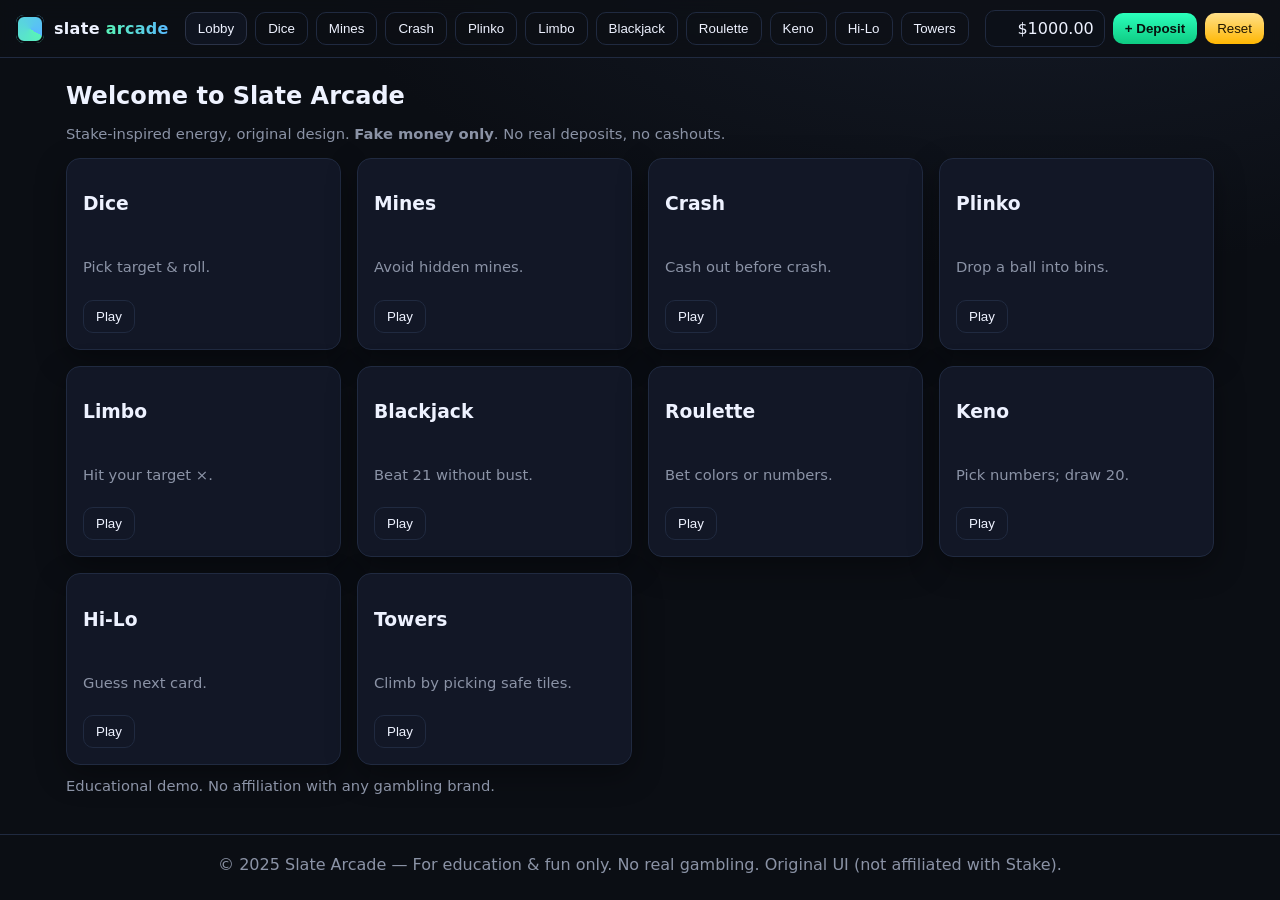
<file: slate_arcade_single_file_web_app_fake_money_original_design-2.html>
<!DOCTYPE html>
<html lang="en">
<head>
  <meta charset="UTF-8" />
  <meta name="viewport" content="width=device-width, initial-scale=1" />
  <title>Slate Arcade — Fake Money Only</title>
  <style>
    :root{
      --bg:#0b0e14; --panel:#121726; --elev:#161c2d; --line:#202a40; --muted:#8b93a6; --text:#eef2ff;
      --acc:#59f3b8; --acc2:#59b9ff; --warn:#ffcc66; --danger:#ff6b8b; --ok:#7dfab0;
      --radius:14px; --shadow:0 10px 30px rgba(0,0,0,.35);
    }
    *{box-sizing:border-box}
    html,body{height:100%}
    body{margin:0;background:radial-gradient(1200px 600px at 80% -10%,#151b28 0%,#0b0e14 60%),var(--bg);
      color:var(--text);font-family:Inter,system-ui,Segoe UI,Roboto,Arial,sans-serif}

    /* Animations */
    @keyframes pop {0%{transform:scale(.96)} 70%{transform:scale(1.02)} 100%{transform:scale(1)}}
    @keyframes glow {0%{box-shadow:0 0 0 rgba(89,243,184,0)} 100%{box-shadow:0 0 30px rgba(89,243,184,.35)}}
    @keyframes pulse {0%,100%{opacity:1} 50%{opacity:.4}}
    @keyframes rise {0%{transform:translateY(8px);opacity:0} 100%{transform:translateY(0);opacity:1}}
    .pop{animation:pop .25s ease}
    .glow{animation:glow .6s ease}
    .pulse{animation:pulse 1.2s ease-in-out infinite}

    /* Topbar */
    .topbar{position:sticky;top:0;z-index:5;display:flex;gap:12px;align-items:center;justify-content:space-between;
      padding:10px 16px;background:rgba(13,15,20,.75);backdrop-filter:blur(10px);border-bottom:1px solid var(--line)}
    .brand{display:flex;align-items:center;gap:10px;font-weight:900;letter-spacing:.3px}
    .badge{width:28px;height:28px;border-radius:8px;background:conic-gradient(from 120deg,var(--acc),var(--acc2));
      box-shadow:0 0 0 2px #0a0d13 inset}
    .brand span{background:linear-gradient(90deg,var(--acc),var(--acc2));-webkit-background-clip:text;background-clip:text;color:transparent}

    .nav{display:flex;gap:8px;flex-wrap:wrap}
    .nav-btn{border:1px solid var(--line);background:transparent;color:var(--text);padding:8px 12px;border-radius:10px;cursor:pointer}
    .nav-btn[aria-current="page"]{border-color:#2b3348;background:#0f1420}

    .wallet{display:flex;gap:8px;align-items:center}
    .chip{padding:8px 10px;border:1px solid var(--line);border-radius:10px;background:#0c1018;min-width:120px;text-align:right}
    .btn{border:1px solid var(--line);background:#101624;color:var(--text);padding:8px 12px;border-radius:10px;cursor:pointer}
    .btn.acc{background:linear-gradient(180deg,#2bffbc,#0ecb82);color:#07120e;font-weight:800;border:none}
    .btn.warn{background:linear-gradient(180deg,#ffe08a,#ffb703);color:#201600;border:none}

    main{max-width:1180px;margin:24px auto;padding:0 16px}
    .view{display:none}
    .view--active{display:block}
    h1,h2{margin:8px 0 12px}
    .help{color:var(--muted);font-size:.92rem}

    .panel{display:flex;flex-wrap:wrap;gap:12px;align-items:end;background:var(--panel);border:1px solid var(--line);
      padding:12px;border-radius:var(--radius);margin:12px 0;box-shadow:var(--shadow)}
    .panel label{display:flex;flex-direction:column;gap:6px}
    .panel input,.panel select{padding:8px 10px;border-radius:10px;border:1px solid #2a3040;background:#0f131c;color:var(--text);min-width:120px}
    .panel button{padding:10px 14px;border-radius:10px;border:1px solid #2a3040;background:#121927;color:var(--text);cursor:pointer}
    .panel button:hover{border-color:#3a4155}

    .readout{display:flex;gap:16px;align-items:center;margin:8px 0 16px}
    .status{padding:8px 12px;border-radius:10px;background:#0f1522;border:1px solid var(--line);color:var(--muted)}

    .cards{display:grid;grid-template-columns:repeat(auto-fit,minmax(230px,1fr));gap:16px;margin-top:16px}
    .card{background:var(--panel);border:1px solid var(--line);padding:16px;border-radius:var(--radius);display:flex;flex-direction:column;gap:10px;box-shadow:var(--shadow)}
    .card .play-btn{align-self:flex-start}

    /* Mines */
    .grid{display:grid;grid-template-columns:repeat(5,1fr);gap:8px;max-width:420px}
    .tile{aspect-ratio:1/1;display:flex;align-items:center;justify-content:center;border-radius:10px;border:1px solid #2a3040;background:#101520;cursor:pointer;font-weight:700}
    .tile.revealed.safe{outline:2px solid var(--acc)}
    .tile.revealed.mine{background:#261219;border-color:#3c1823;color:#ff8aa1}

    /* Crash */
    .crash-wrap{display:flex;flex-direction:column;gap:8px;margin-top:12px}
    .crash-meter{font-size:2rem;font-weight:800;background:linear-gradient(90deg,var(--acc),var(--acc2));-webkit-background-clip:text;background-clip:text;color:transparent}

    /* Plinko */
    .plinko{display:grid;grid-template-columns:260px 1fr;gap:16px;align-items:start}
    .plinko-canvas{background:#0a0f18;border:1px solid var(--line);border-radius:12px;padding:12px;box-shadow:var(--shadow)}
    canvas{display:block;width:100%;height:auto;background:transparent}
    .bins{display:flex;gap:6px;align-items:flex-end;height:120px;margin-top:8px}
    .bin{flex:1;background:#111827;border:1px solid #243049;border-radius:8px;position:relative}
    .bin::after{content:attr(data-x) "x";position:absolute;top:-20px;left:50%;transform:translateX(-50%);font-size:.8rem;color:var(--muted)}

    /* Blackjack */
    .cards-row{display:flex;gap:8px;flex-wrap:wrap}
    .cardx{width:44px;height:62px;border-radius:8px;background:#fff;color:#111;display:flex;align-items:center;justify-content:center;font-weight:900;box-shadow:var(--shadow)}
    .cardx.back{background:linear-gradient(135deg,#1f273a,#151b2c);color:#89a;}

    /* Roulette */
    .roulette-wheel{width:260px;height:260px;border-radius:50%;border:8px solid #1f2535;background:conic-gradient(#e33 0 9.72deg,#333 9.72deg 19.44deg,#e33 19.44deg 29.16deg,#333 29.16deg 38.88deg,#e33 38.88deg 48.6deg,#333 48.6deg 58.32deg,#e33 58.32deg 68.04deg,#333 68.04deg 77.76deg,#e33 77.76deg 87.48deg,#333 87.48deg 97.2deg,#e33 97.2deg 106.92deg,#333 106.92deg 116.64deg,#e33 116.64deg 126.36deg,#333 126.36deg 136.08deg,#e33 136.08deg 145.8deg,#333 145.8deg 155.52deg,#e33 155.52deg 165.24deg,#333 165.24deg 174.96deg,#e33 174.96deg 184.68deg,#333 184.68deg 194.4deg,#e33 194.4deg 204.12deg,#333 204.12deg 213.84deg,#e33 213.84deg 223.56deg,#333 223.56deg 233.28deg,#e33 233.28deg 243deg,#333 243deg 252.72deg,#e33 252.72deg 262.44deg,#333 262.44deg 272.16deg,#e33 272.16deg 281.88deg,#333 281.88deg 291.6deg,#e33 291.6deg 301.32deg,#333 301.32deg 311.04deg,#e33 311.04deg 320.76deg,#333 320.76deg 330.48deg,#e33 330.48deg 340.2deg,#333 340.2deg 349.92deg,#0a0 349.92deg 360deg);position:relative;box-shadow:var(--shadow)}
    .roulette-pointer{position:absolute;top:-12px;left:50%;transform:translateX(-50%);width:0;height:0;border-left:10px solid transparent;border-right:10px solid transparent;border-bottom:12px solid var(--warn)}

    footer{margin:40px 0;padding:20px 16px;border-top:1px solid var(--line);color:var(--muted);text-align:center}
    dialog{border:1px solid var(--line);border-radius:12px;background:#0f131a;color:var(--text);padding:16px;max-width:360px}
    .dlg-actions{display:flex;justify-content:flex-end;gap:8px;margin-top:12px}
  </style>
</head>
<body>
  <header class="topbar">
    <div class="brand">
      <div class="badge" aria-hidden="true"></div>
      <div>slate <span>arcade</span></div>
    </div>
    <nav class="nav" id="nav"></nav>
    <div class="wallet">
      <div class="chip" id="balance">$0.00</div>
      <button id="depositBtn" class="btn acc">+ Deposit</button>
      <button id="resetBtn" class="btn warn">Reset</button>
    </div>
  </header>

  <main>
    <!-- Lobby -->
    <section class="view view--active" id="lobby">
      <h1>Welcome to Slate Arcade</h1>
      <p class="help">Stake-inspired energy, original design. <strong>Fake money only</strong>. No real deposits, no cashouts.</p>
      <div class="cards" id="cards"></div>
      <div class="help" style="margin-top:12px">Educational demo. No affiliation with any gambling brand.</div>
    </section>

    <!-- Dice -->
    <section class="view" id="dice">
      <h2>Dice</h2>
      <div class="help">Win if RNG &lt; target. Payout = (1 - edge) * (100 / target).</div>
      <div class="panel">
        <label>Bet ($)
          <input type="number" id="diceBet" min="0" step="0.01" value="1.00">
        </label>
        <label>Target % (1–99)
          <input type="number" id="diceTarget" min="1" max="99" value="49.5">
        </label>
        <button id="diceRoll">Roll</button>
      </div>
      <div class="readout">
        <div>Roll: <span id="diceRollVal">—</span></div>
        <div>Payout: <span id="dicePayout">—</span></div>
        <div class="status" id="diceStatus">Place a bet.</div>
      </div>
    </section>

    <!-- Mines -->
    <section class="view" id="mines">
      <h2>Mines</h2>
      <div class="help">Avoid the mines on a 5×5 grid. Cash out anytime.</div>
      <div class="panel">
        <label>Bet ($)
          <input type="number" id="minesBet" min="0" step="0.01" value="1.00">
        </label>
        <label>Mines (1–10)
          <input type="number" id="minesCount" min="1" max="10" value="3">
        </label>
        <button id="minesStart">Start</button>
        <button id="minesCashout" disabled>Cash Out</button>
      </div>
      <div class="readout">
        <div>Safe picks: <span id="minesSafe">0</span></div>
        <div>Current Multiplier: <span id="minesMult">1.00x</span></div>
        <div class="status" id="minesStatus">Start a round.</div>
      </div>
      <div class="grid" id="minesGrid"></div>
    </section>

    <!-- Crash -->
    <section class="view" id="crash">
      <h2>Crash</h2>
      <div class="help">Multiplier rises until it crashes. Cash out before it explodes.</div>
      <div class="panel">
        <label>Bet ($)
          <input type="number" id="crashBet" min="0" step="0.01" value="1.00">
        </label>
        <button id="crashStart">Start</button>
        <button id="crashCashout" disabled>Cash Out</button>
      </div>
      <div class="crash-wrap">
        <div class="crash-meter" id="crashMeter">1.00×</div>
        <div class="status" id="crashStatus">Start a round.</div>
      </div>
    </section>

    <!-- Plinko -->
    <section class="view" id="plinko">
      <h2>Plinko</h2>
      <div class="help">Drop a ball through pegs into multiplier bins. Multipliers vary by risk.</div>
      <div class="panel">
        <label>Bet ($)
          <input type="number" id="plinkoBet" min="0" step="0.01" value="1.00">
        </label>
        <label>Rows (8–16)
          <input type="number" id="plinkoRows" min="8" max="16" value="12">
        </label>
        <label>Risk
          <select id="plinkoRisk">
            <option value="low">Low</option>
            <option value="medium" selected>Medium</option>
            <option value="high">High</option>
          </select>
        </label>
        <button id="plinkoDrop">Drop</button>
      </div>
      <div class="plinko">
        <div class="plinko-canvas">
          <canvas id="plinkoCanvas" width="240" height="300"></canvas>
          <div class="bins" id="plinkoBins"></div>
        </div>
        <div>
          <div class="readout">
            <div>Bin: <span id="plinkoBin">—</span></div>
            <div>Multiplier: <span id="plinkoMult">—</span></div>
            <div class="status" id="plinkoStatus">Configure and drop.</div>
          </div>
          <div class="help">Note: Simple simulation with house edge ~1% baked into multipliers.</div>
        </div>
      </div>
    </section>

    <!-- Limbo -->
    <section class="view" id="limbo">
      <h2>Limbo</h2>
      <div class="help">Set a target multiplier. Random crash >=1.00×. Win if crash ≥ target.</div>
      <div class="panel">
        <label>Bet ($)
          <input type="number" id="limboBet" min="0" step="0.01" value="1.00">
        </label>
        <label>Target ×
          <input type="number" id="limboTarget" min="1.01" step="0.01" value="2.00">
        </label>
        <button id="limboGo">Go</button>
      </div>
      <div class="readout">
        <div>Crash: <span id="limboCrash">—</span></div>
        <div class="status" id="limboStatus">Pick a target.</div>
      </div>
    </section>

    <!-- Blackjack -->
    <section class="view" id="blackjack">
      <h2>Blackjack</h2>
      <div class="panel">
        <label>Bet ($)
          <input type="number" id="bjBet" min="0" step="0.01" value="5.00">
        </label>
        <button id="bjDeal">Deal</button>
        <button id="bjHit" disabled>Hit</button>
        <button id="bjStand" disabled>Stand</button>
      </div>
      <div class="readout">
        <div>Dealer (<span id="bjDealerVal">0</span>):</div>
      </div>
      <div class="cards-row" id="bjDealer"></div>
      <div style="height:8px"></div>
      <div class="readout">
        <div>Player (<span id="bjPlayerVal">0</span>):</div>
      </div>
      <div class="cards-row" id="bjPlayer"></div>
      <div class="status" id="bjStatus">Deal to start.</div>
    </section>

    <!-- Roulette -->
    <section class="view" id="roulette">
      <h2>Roulette</h2>
      <div class="panel">
        <label>Bet ($)
          <input type="number" id="rlBet" min="0" step="0.01" value="1.00">
        </label>
        <label>Bet Type
          <select id="rlType">
            <option value="red">Red (1:1)</option>
            <option value="black">Black (1:1)</option>
            <option value="odd">Odd (1:1)</option>
            <option value="even">Even (1:1)</option>
            <option value="single">Single Number (35:1)</option>
          </select>
        </label>
        <label id="rlNumWrap" style="display:none">Number
          <input type="number" id="rlNum" min="0" max="36" value="7">
        </label>
        <button id="rlSpin">Spin</button>
      </div>
      <div class="readout">
        <div>Result: <span id="rlRes">—</span></div>
        <div class="status" id="rlStatus">Place a bet.</div>
      </div>
      <div style="display:flex;gap:16px;align-items:center">
        <div class="roulette-wheel"><div class="roulette-pointer"></div></div>
        <div class="help">Simple European-style simulation (single 0). Colors alternate; 0 is green.</div>
      </div>
    </section>

    <!-- Keno -->
    <section class="view" id="keno">
      <h2>Keno</h2>
      <div class="help">Pick up to 10 numbers (1–40). We draw 20.</div>
      <div class="panel">
        <label>Bet ($)
          <input type="number" id="knBet" min="0" step="0.01" value="1.00">
        </label>
        <button id="knDraw">Draw</button>
      </div>
      <div id="kenoBoard" class="grid" style="grid-template-columns:repeat(8,1fr);"></div>
      <div class="status" id="knStatus">Select your numbers.</div>
    </section>

    <!-- Hi-Lo -->
    <section class="view" id="hilo">
      <h2>Hi-Lo</h2>
      <div class="panel">
        <label>Bet ($)
          <input type="number" id="hlBet" min="0" step="0.01" value="1.00">
        </label>
        <button id="hlDeal">Deal</button>
        <button id="hlHigher" disabled>Higher</button>
        <button id="hlLower" disabled>Lower</button>
      </div>
      <div class="readout">
        <div>Current: <span id="hlCur">—</span></div>
        <div class="status" id="hlStatus">Deal to start.</div>
      </div>
    </section>

    <!-- Towers -->
    <section class="view" id="towers">
      <h2>Towers</h2>
      <div class="help">Climb columns by picking safe tiles. One gem per row, others are traps.</div>
      <div class="panel">
        <label>Bet ($)
          <input type="number" id="twBet" min="0" step="0.01" value="1.00">
        </label>
        <label>Rows (5–10)
          <input type="number" id="twRows" min="5" max="10" value="7">
        </label>
        <label>Cols (3–5)
          <input type="number" id="twCols" min="3" max="5" value="3">
        </label>
        <button id="twStart">Start</button>
        <button id="twCash" disabled>Cash Out</button>
      </div>
      <div class="status" id="twStatus">Start a round.</div>
      <div id="twGrid" class="grid" style="grid-template-columns:repeat(3,1fr);"></div>
    </section>
  </main>

  <!-- Deposit Modal -->
  <dialog id="depositModal">
    <h3>Deposit fake money</h3>
    <label>Amount ($)
      <input type="number" id="depositAmount" min="0" step="0.01" value="100.00"/>
    </label>
    <div class="dlg-actions">
      <button id="confirmDeposit" class="btn acc">Deposit</button>
      <button id="closeDeposit" class="btn">Close</button>
    </div>
  </dialog>

  <footer>
    © 2025 Slate Arcade — For education & fun only. No real gambling. Original UI (not affiliated with Stake).
  </footer>

  <script>
    /* Utility & Sound */
    const $ = (q) => document.querySelector(q);
    const $$ = (q) => [...document.querySelectorAll(q)];
    const EDGE = 0.01;
    const PAGES = [
      {id:'lobby', label:'Lobby'},
      {id:'dice', label:'Dice'},
      {id:'mines', label:'Mines'},
      {id:'crash', label:'Crash'},
      {id:'plinko', label:'Plinko'},
      {id:'limbo', label:'Limbo'},
      {id:'blackjack', label:'Blackjack'},
      {id:'roulette', label:'Roulette'},
      {id:'keno', label:'Keno'},
      {id:'hilo', label:'Hi-Lo'},
      {id:'towers', label:'Towers'},
    ];

    // Simple web-audio beeps
    let audioCtx; function beep(freq=440, dur=0.08, type='sine', vol=.03){
      try{ audioCtx = audioCtx||new (window.AudioContext||window.webkitAudioContext)();
        const o = audioCtx.createOscillator(); const g = audioCtx.createGain();
        o.type=type; o.frequency.value=freq; g.gain.value=vol; o.connect(g); g.connect(audioCtx.destination);
        o.start(); setTimeout(()=>o.stop(), dur*1000);
      }catch(e){}
    }
    const sfx = { click:()=>beep(600,0.05,'square',.02), win:()=>beep(880,0.12,'sine',.05), lose:()=>beep(220,0.12,'sine',.04) };

    function navInit(){
      const nav = $('#nav');
      nav.innerHTML = PAGES.map(p=>`<button class="nav-btn" data-view="${p.id}">${p.label}</button>`).join('');
      nav.addEventListener('click', (e)=>{
        const b = e.target.closest('[data-view]'); if(!b) return; sfx.click(); show(b.dataset.view);
      });
      const cards = $('#cards');
      cards.innerHTML = PAGES.filter(p=>p.id!=='lobby').map(p=>`
        <div class="card pop">
          <h3>${p.label}</h3>
          <p class="help">${p.label==='Dice'?'Pick target & roll.'
            : p.label==='Mines'?'Avoid hidden mines.'
            : p.label==='Crash'?'Cash out before crash.'
            : p.label==='Plinko'?'Drop a ball into bins.'
            : p.label==='Limbo'?'Hit your target ×.'
            : p.label==='Blackjack'?'Beat 21 without bust.'
            : p.label==='Roulette'?'Bet colors or numbers.'
            : p.label==='Keno'?'Pick numbers; draw 20.'
            : p.label==='Hi-Lo'?'Guess next card.'
            : 'Climb by picking safe tiles.'}</p>
          <button class="play-btn nav-btn" data-view="${p.id}">Play</button>
        </div>`).join('');
    }

    function show(id){
      $$('.view').forEach(v=>v.classList.remove('view--active'));
      const el = $('#'+id); el.classList.add('view--active'); el.classList.add('rise');
      $$('#nav .nav-btn').forEach(btn=>btn.removeAttribute('aria-current'));
      const cur = $(`#nav .nav-btn[data-view="${id}"]`); if(cur) cur.setAttribute('aria-current','page');
    }

    // Wallet
    const store = {
      get balance(){ return Number(localStorage.getItem('slate_balance')||'0'); },
      set balance(v){ localStorage.setItem('slate_balance', String(Math.max(0, Number(v)||0))); updateBalance(); },
    };
    function updateBalance(){ $('#balance').textContent = `$${store.balance.toFixed(2)}`; }
    function depositFake(amount){ store.balance = store.balance + Math.max(0, Number(amount)||0); }
    function withdraw(amount){ const v=Math.max(0, Number(amount)||0); if(v>store.balance) return false; store.balance = store.balance - v; return true; }

    // Deposit modal
    const dlg = $('#depositModal');
    $('#depositBtn').addEventListener('click', ()=>{ dlg.showModal(); sfx.click(); });
    $('#closeDeposit').addEventListener('click', ()=> dlg.close());
    $('#confirmDeposit').addEventListener('click', ()=>{ depositFake($('#depositAmount').value); dlg.close(); sfx.win(); $('#balance').classList.add('glow'); setTimeout(()=>$('#balance').classList.remove('glow'), 700); });
    $('#resetBtn').addEventListener('click', ()=>{ localStorage.removeItem('slate_balance'); updateBalance(); sfx.click(); });

    // Dice
    $('#diceRoll').addEventListener('click', ()=>{
      const bet = Number($('#diceBet').value); const target = Number($('#diceTarget').value);
      if(!(bet>0) || !(target>=1 && target<=99)) return;
      if(!withdraw(bet)){ $('#diceStatus').textContent = 'Insufficient balance.'; sfx.lose(); return; }
      const roll = Math.random()*100; const payout = (1-EDGE) * (100/target);
      $('#diceRollVal').textContent = roll.toFixed(2)+'%'; $('#dicePayout').textContent = payout.toFixed(2)+'×';
      if(roll < target){ const win = bet * payout; store.balance += win; $('#diceStatus').textContent = `You WIN +$${win.toFixed(2)} 🎉`; sfx.win(); }
      else { $('#diceStatus').textContent = `You lose -$${bet.toFixed(2)}.`; sfx.lose(); }
      $('#diceStatus').classList.add('pop'); setTimeout(()=>$('#diceStatus').classList.remove('pop'),250);
    });

    // Mines
    let minesState=null;
    function minesStart(){
      const bet=Number($('#minesBet').value); const mines=Math.min(10, Math.max(1, Number($('#minesCount').value)));
      if(!(bet>0)) return; if(!withdraw(bet)){ $('#minesStatus').textContent='Insufficient balance.'; sfx.lose(); return; }
      const size=25, mineSet=new Set(); while(mineSet.size<mines){ mineSet.add(Math.floor(Math.random()*size)); }
      minesState={bet,mines,mineSet,revealed:new Set(),busted:false};
      $('#minesSafe').textContent='0'; $('#minesMult').textContent='1.00x'; $('#minesStatus').textContent='Round started. Pick tiles!'; $('#minesCashout').disabled=false;
      const grid=$('#minesGrid'); grid.innerHTML='';
      for(let i=0;i<size;i++){ const t=document.createElement('button'); t.className='tile'; t.textContent='?'; t.addEventListener('click',()=>minesReveal(i,t)); grid.appendChild(t); }
    }
    function minesMultiplier(safePicks,mines){
      const total=25; let prob=1, safe=total-mines, rem=total; for(let i=0;i<safePicks;i++){ prob*= (safe/rem); safe--; rem--; }
      const fair = 1/prob; return (fair * (1-EDGE));
    }
    function minesReveal(idx, el){
      if(!minesState || minesState.busted) return; if(minesState.revealed.has(idx)) return;
      const isMine=minesState.mineSet.has(idx); el.classList.add('revealed');
      if(isMine){ el.classList.add('mine'); el.textContent='💥'; $('#minesStatus').textContent=`Boom! You hit a mine. -$${minesState.bet.toFixed(2)}`; $('#minesCashout').disabled=true; minesState.busted=true; sfx.lose(); return; }
      el.classList.add('safe'); el.textContent='✓'; minesState.revealed.add(idx);
      const s=minesState.revealed.size; const mult=Number(minesMultiplier(s, minesState.mines));
      $('#minesSafe').textContent=String(s); $('#minesMult').textContent=mult.toFixed(2)+'x'; $('#minesStatus').textContent='Keep going or cash out.'; sfx.click();
    }
    function minesCashout(){ if(!minesState || minesState.busted) return; const s=minesState.revealed.size; const mult=Number(minesMultiplier(s, minesState.mines)); const win=minesState.bet*mult; store.balance += win; $('#minesStatus').textContent=`Cashed out ${mult.toFixed(2)}× for +$${win.toFixed(2)} 🎉`; $('#minesCashout').disabled=true; minesState=null; sfx.win(); }
    $('#minesStart').addEventListener('click', minesStart);
    $('#minesCashout').addEventListener('click', minesCashout);

    // Crash
    let crashTimer=null, crashState=null;
    function crashStart(){
      const bet=Number($('#crashBet').value); if(!(bet>0)) return; if(!withdraw(bet)){ $('#crashStatus').textContent='Insufficient balance.'; sfx.lose(); return; }
      $('#crashCashout').disabled=false; $('#crashStatus').textContent='Rising...'; crashState={bet,mult:1.0,cashed:false,crashed:false};
      const target=1.0 + Math.pow(Math.random(),2)*9.0; clearInterval(crashTimer);
      crashTimer=setInterval(()=>{ if(!crashState) return; crashState.mult=Number((crashState.mult*1.015).toFixed(3)); $('#crashMeter').textContent=crashState.mult.toFixed(2)+'×'; if(crashState.mult>=target){ doCrash(); } },100);
    }
    function doCrash(){ if(!crashState||crashState.crashed) return; crashState.crashed=true; clearInterval(crashTimer); $('#crashStatus').textContent='💥 Crashed!'; $('#crashCashout').disabled=true; sfx.lose(); }
    function crashCashout(){ if(!crashState||crashState.cashed||crashState.crashed) return; crashState.cashed=true; clearInterval(crashTimer); const win=crashState.bet*crashState.mult*(1-EDGE); store.balance += win; $('#crashStatus').textContent=`Cashed out ${crashState.mult.toFixed(2)}× for +$${win.toFixed(2)} 🎉`; $('#crashCashout').disabled=true; sfx.win(); }
    $('#crashStart').addEventListener('click', crashStart);
    $('#crashCashout').addEventListener('click', crashCashout);

    // Plinko (simple sim)
    const plinkoCanvas = $('#plinkoCanvas'); const ctx = plinkoCanvas.getContext('2d');
    function plinkoMultipliers(rows, risk){ const bins=rows+1; const mids=Math.floor(bins/2); const base=[]; for(let i=0;i<bins;i++){ const d=Math.abs(i-mids); base.push(1 + (d/(mids||1))* (risk==='high'?8: risk==='medium'?4:2)); } const probs=[]; const n=rows, p=.5; for(let k=0;k<=n;k++){ probs.push(comb(n,k)*Math.pow(p,k)*Math.pow(1-p,n-k)); } const ev = base.reduce((a,x,i)=>a+x*probs[i],0); const scale=(1-EDGE)/ev; return base.map(x=>Number((x*scale).toFixed(2))); }
    function comb(n,k){ if(k<0||k>n) return 0; k=Math.min(k,n-k); let r=1; for(let i=1;i<=k;i++){ r=r*(n-k+i)/i; } return r; }
    function renderBins(mult){ const bins = $('#plinkoBins'); bins.innerHTML=''; mult.forEach(m=>{ const d=document.createElement('div'); d.className='bin'; d.dataset.x = m.toFixed(2); bins.appendChild(d); }); }
    function drawBoard(rows){ ctx.clearRect(0,0,plinkoCanvas.width,plinkoCanvas.height); const w=plinkoCanvas.width, h=plinkoCanvas.height; const gapX=w/(rows+1); const gapY=h/(rows+2); ctx.fillStyle = '#2a3246'; for(let r=0;r<rows;r++){ for(let c=0;c<=r;c++){ const x = (w/2) - (r*gapX/2) + c*gapX; const y = 40 + r*gapY; ctx.beginPath(); ctx.arc(x,y,3,0,Math.PI*2); ctx.fill(); } } }
    function dropPlinko(){ const bet=Number($('#plinkoBet').value); const rows=Math.min(16, Math.max(8, Number($('#plinkoRows').value))); const risk=$('#plinkoRisk').value; if(!(bet>0)) return; if(!withdraw(bet)){ $('#plinkoStatus').textContent='Insufficient balance.'; sfx.lose(); return; } const mults = plinkoMultipliers(rows, risk); renderBins(mults); drawBoard(rows); let pos=0; for(let r=0;r<rows;r++){ if(Math.random()<0.5){} else { pos++; } } const bin=pos; const mult=mults[bin]; $('#plinkoBin').textContent = String(bin+1); $('#plinkoMult').textContent = mult.toFixed(2)+'x'; const win = bet*mult; store.balance += win; $('#plinkoStatus').textContent = `Ball landed in bin ${bin+1}. +$${win.toFixed(2)} at ${mult.toFixed(2)}× 🎉`; sfx.win(); }
    $('#plinkoDrop').addEventListener('click', dropPlinko);

    // Limbo
    $('#limboGo').addEventListener('click', ()=>{ const bet=Number($('#limboBet').value); const t=Math.max(1.01, Number($('#limboTarget').value)); if(!(bet>0)) return; if(!withdraw(bet)){ $('#limboStatus').textContent='Insufficient balance.'; sfx.lose(); return; } const crash = 1 + Math.random()*9; $('#limboCrash').textContent = crash.toFixed(2)+'×'; if(crash>=t){ const win=bet*t*(1-EDGE); store.balance += win; $('#limboStatus').textContent = `Win +$${win.toFixed(2)} at ${t.toFixed(2)}×`; sfx.win(); } else { $('#limboStatus').textContent = `Lost -$${bet.toFixed(2)} (crash ${crash.toFixed(2)}×)`; sfx.lose(); } });

    // Blackjack (very simple single-deck)
    const SUITS=['♠','♥','♦','♣']; const RANKS=['A','2','3','4','5','6','7','8','9','10','J','Q','K'];
    let bjDeck=[], bjState=null;
    function bjNewDeck(){ bjDeck=[]; for(const s of SUITS){ for(const r of RANKS){ bjDeck.push(r+s); } } bjDeck.sort(()=>Math.random()-.5); }
    function bjVal(card){ const r=card.slice(0,-1); if(r==='A') return 11; if(['K','Q','J'].includes(r)) return 10; return Number(r); }
    function handVal(hand){ let total=0, aces=0; for(const c of hand){ let v=bjVal(c); if(c.startsWith('A')) aces++; total+=v; } while(total>21 && aces>0){ total-=10; aces--; } return total; }
    function renderHand(id, hand, hideFirst=false){ const row=$(id); row.innerHTML=''; hand.forEach((c,i)=>{ const d=document.createElement('div'); d.className='cardx'; if(hideFirst && i===0){ d.classList.add('back'); d.textContent=''; } else { d.textContent=c; if(c.includes('♥')||c.includes('♦')) d.style.color='#e33'; } row.appendChild(d); }); }
    function bjDeal(){ const bet=Number($('#bjBet').value); if(!(bet>0)) return; if(!withdraw(bet)){ $('#bjStatus').textContent='Insufficient balance.'; sfx.lose(); return; } if(bjDeck.length<20) bjNewDeck(); bjState={bet, dealer:[bjDeck.pop(), bjDeck.pop()], player:[bjDeck.pop(), bjDeck.pop()], over:false}; renderHand('#bjDealer', bjState.dealer, true); renderHand('#bjPlayer', bjState.player); $('#bjDealerVal').textContent='?'; $('#bjPlayerVal').textContent=handVal(bjState.player); $('#bjHit').disabled=false; $('#bjStand').disabled=false; $('#bjStatus').textContent='Your move.'; sfx.click(); }
    function bjHit(){ if(!bjState||bjState.over) return; bjState.player.push(bjDeck.pop()); renderHand('#bjPlayer', bjState.player); const v=handVal(bjState.player); $('#bjPlayerVal').textContent=v; if(v>21){ end('bust'); } sfx.click(); }
    function bjStand(){ if(!bjState||bjState.over) return; // dealer draw to 17
      while(handVal(bjState.dealer)<17){ bjState.dealer.push(bjDeck.pop()); }
      finish(); }
    function finish(){ renderHand('#bjDealer', bjState.dealer); const dv=handVal(bjState.dealer), pv=handVal(bjState.player); $('#bjDealerVal').textContent=dv; let msg=''; if(pv>21){ msg='Player busts. You lose.'; sfx.lose(); }
      else if(dv>21 || pv>dv){ const win=bjState.bet*2; store.balance+=win; msg=`You win +$${(win).toFixed(2)}.`; sfx.win(); }
      else if(pv===dv){ store.balance+=bjState.bet; msg='Push. Bet returned.'; sfx.click(); }
      else { msg='Dealer wins.'; sfx.lose(); }
      bjState.over=true; $('#bjHit').disabled=true; $('#bjStand').disabled=true; $('#bjStatus').textContent=msg; }
    function end(reason){ renderHand('#bjDealer', bjState.dealer); $('#bjDealerVal').textContent=handVal(bjState.dealer); bjState.over=true; $('#bjHit').disabled=true; $('#bjStand').disabled=true; $('#bjStatus').textContent = reason==='bust'?'You bust.':'Round over.'; sfx.lose(); }
    $('#bjDeal').addEventListener('click', bjDeal); $('#bjHit').addEventListener('click', bjHit); $('#bjStand').addEventListener('click', bjStand);

    // Roulette
    const REDS = new Set([1,3,5,7,9,12,14,16,18,19,21,23,25,27,30,32,34,36]);
    $('#rlType').addEventListener('change', ()=>{ $('#rlNumWrap').style.display = ($('#rlType').value==='single')?'block':'none'; });
    $('#rlSpin').addEventListener('click', ()=>{ const bet=Number($('#rlBet').value); const type=$('#rlType').value; const pick=Number($('#rlNum').value); if(!(bet>0)) return; if(!withdraw(bet)){ $('#rlStatus').textContent='Insufficient balance.'; sfx.lose(); return; } const n=Math.floor(Math.random()*37); const color = n===0? 'green' : (REDS.has(n)?'red':'black'); $('#rlRes').textContent=`${n} (${color})`; let win=0; if(type==='single' && n===pick){ win=bet*36*(1-EDGE); } else if(type==='red' && color==='red'){ win=bet*2*(1-EDGE); } else if(type==='black' && color==='black'){ win=bet*2*(1-EDGE); } else if(type==='odd' && n!==0 && n%2===1){ win=bet*2*(1-EDGE); } else if(type==='even' && n!==0 && n%2===0){ win=bet*2*(1-EDGE); } if(win>0){ store.balance+=win; $('#rlStatus').textContent=`Win +$${win.toFixed(2)}!`; sfx.win(); } else { $('#rlStatus').textContent=`Lose -$${bet.toFixed(2)}.`; sfx.lose(); } });

    // Keno
    const kenoSel = new Set(); const kenoBoard=$('#kenoBoard');
    function buildKeno(){ kenoBoard.innerHTML=''; for(let i=1;i<=40;i++){ const b=document.createElement('button'); b.className='tile'; b.textContent=String(i); b.addEventListener('click',()=>{ if(kenoSel.has(i)) kenoSel.delete(i); else { if(kenoSel.size>=10) return; kenoSel.add(i);} b.classList.toggle('safe'); }); kenoBoard.appendChild(b); } }
    $('#knDraw').addEventListener('click', ()=>{ const bet=Number($('#knBet').value); if(!(bet>0)) return; if(kenoSel.size===0){ $('#knStatus').textContent='Pick at least 1 number.'; return; } if(!withdraw(bet)){ $('#knStatus').textContent='Insufficient balance.'; sfx.lose(); return; } const draw=new Set(); while(draw.size<20){ draw.add(1+Math.floor(Math.random()*40)); } let hits=0; kenoSel.forEach(n=>{ if(draw.has(n)) hits++; }); const payTable=[0,0,1.5,2,3,5,10,20,40,80,160]; const mult = payTable[Math.min(10, hits)]||0; const win = bet*mult*(1-EDGE); if(win>0){ store.balance+=win; $('#knStatus').textContent=`Hits: ${hits}. Win +$${win.toFixed(2)} at ${mult.toFixed(2)}×`; sfx.win(); } else { $('#knStatus').textContent=`Hits: ${hits}. Lose -$${bet.toFixed(2)}`; sfx.lose(); } });

    // Hi-Lo
    const RANK_ORDER=['2','3','4','5','6','7','8','9','10','J','Q','K','A'];
    let hlCur=null;
    function dealHL(){ hlCur = RANK_ORDER[Math.floor(Math.random()*RANK_ORDER.length)]; $('#hlCur').textContent=hlCur; $('#hlHigher').disabled=false; $('#hlLower').disabled=false; }
    $('#hlDeal').addEventListener('click', ()=>{ const bet=Number($('#hlBet').value); if(!(bet>0)) return; if(!withdraw(bet)){ $('#hlStatus').textContent='Insufficient balance.'; sfx.lose(); return; } $('#hlStatus').dataset.bet=bet; dealHL(); $('#hlStatus').textContent='Guess higher or lower.'; sfx.click(); });
    function guessHL(dir){ if(!hlCur) return; const bet=Number($('#hlStatus').dataset.bet||0); const idx=RANK_ORDER.indexOf(hlCur); const next = RANK_ORDER[Math.floor(Math.random()*RANK_ORDER.length)]; const win = dir==='higher' ? (RANK_ORDER.indexOf(next)>idx) : (RANK_ORDER.indexOf(next)<idx); $('#hlCur').textContent=next; if(win){ const payout=bet*2*(1-EDGE); store.balance+=payout; $('#hlStatus').textContent=`Win +$${payout.toFixed(2)} (was ${hlCur})`; sfx.win(); } else { $('#hlStatus').textContent=`Lose -$${bet.toFixed(2)} (was ${hlCur})`; sfx.lose(); } $('#hlHigher').disabled=true; $('#hlLower').disabled=true; hlCur=null; }
    $('#hlHigher').addEventListener('click', ()=>guessHL('higher'));
    $('#hlLower').addEventListener('click', ()=>guessHL('lower'));

    // Towers
    let twState=null;
    function twStart(){ const bet=Number($('#twBet').value); const rows=Math.min(10, Math.max(5, Number($('#twRows').value))); const cols=Math.min(5, Math.max(3, Number($('#twCols').value))); if(!(bet>0)) return; if(!withdraw(bet)){ $('#twStatus').textContent='Insufficient balance.'; sfx.lose(); return; } const gems=[]; for(let r=0;r<rows;r++){ gems[r]=Math.floor(Math.random()*cols); } twState={bet,rows,cols,row:0,gems,winMult:1}; const grid=$('#twGrid'); grid.style.gridTemplateColumns=`repeat(${cols},1fr)`; grid.innerHTML=''; for(let r=rows-1;r>=0;r--){ for(let c=0;c<cols;c++){ const t=document.createElement('button'); t.className='tile'; t.textContent='?'; t.dataset.r=r; t.dataset.c=c; t.addEventListener('click',()=>twPick(r,c,t)); grid.appendChild(t); } } $('#twCash').disabled=false; $('#twStatus').textContent='Pick one tile on the bottom row.'; }
    function twPick(r,c,el){ if(!twState) return; if(r!==twState.row) { $('#twStatus').textContent='Pick a tile on the current row.'; return; } const gemc = twState.gems[r]; if(c===gemc){ el.classList.add('safe'); el.textContent='💎'; twState.row++; twState.winMult*= (1 + (1-EDGE) * (1 + r*0.1)); if(twState.row>=twState.rows){ const win=twState.bet*twState.winMult; store.balance+=win; $('#twStatus').textContent=`Top reached! +$${win.toFixed(2)} (${twState.winMult.toFixed(2)}×)`; sfx.win(); twState=null; $('#twCash').disabled=true; } else { $('#twStatus').textContent=`Good! Move up. Mult ${twState.winMult.toFixed(2)}×`; sfx.click(); }
      } else { el.classList.add('mine'); el.textContent='💥'; $('#twStatus').textContent=`Trap! You lose -$${twState.bet.toFixed(2)}`; sfx.lose(); twState=null; $('#twCash').disabled=true; }
    }
    function twCash(){ if(!twState) return; const win=twState.bet*twState.winMult; store.balance+=win; $('#twStatus').textContent=`Cashed out +$${win.toFixed(2)} (${twState.winMult.toFixed(2)}×)`; sfx.win(); twState=null; $('#twCash').disabled=true; }
    $('#twStart').addEventListener('click', twStart); $('#twCash').addEventListener('click', twCash);

    // Init
    function init(){ if(!localStorage.getItem('slate_balance')) localStorage.setItem('slate_balance','1000'); updateBalance(); navInit(); show('lobby'); buildKeno(); drawBoard(12); renderBins(plinkoMultipliers(12,'medium')); }
    init();
  </script>
</body>
</html>
</file>
